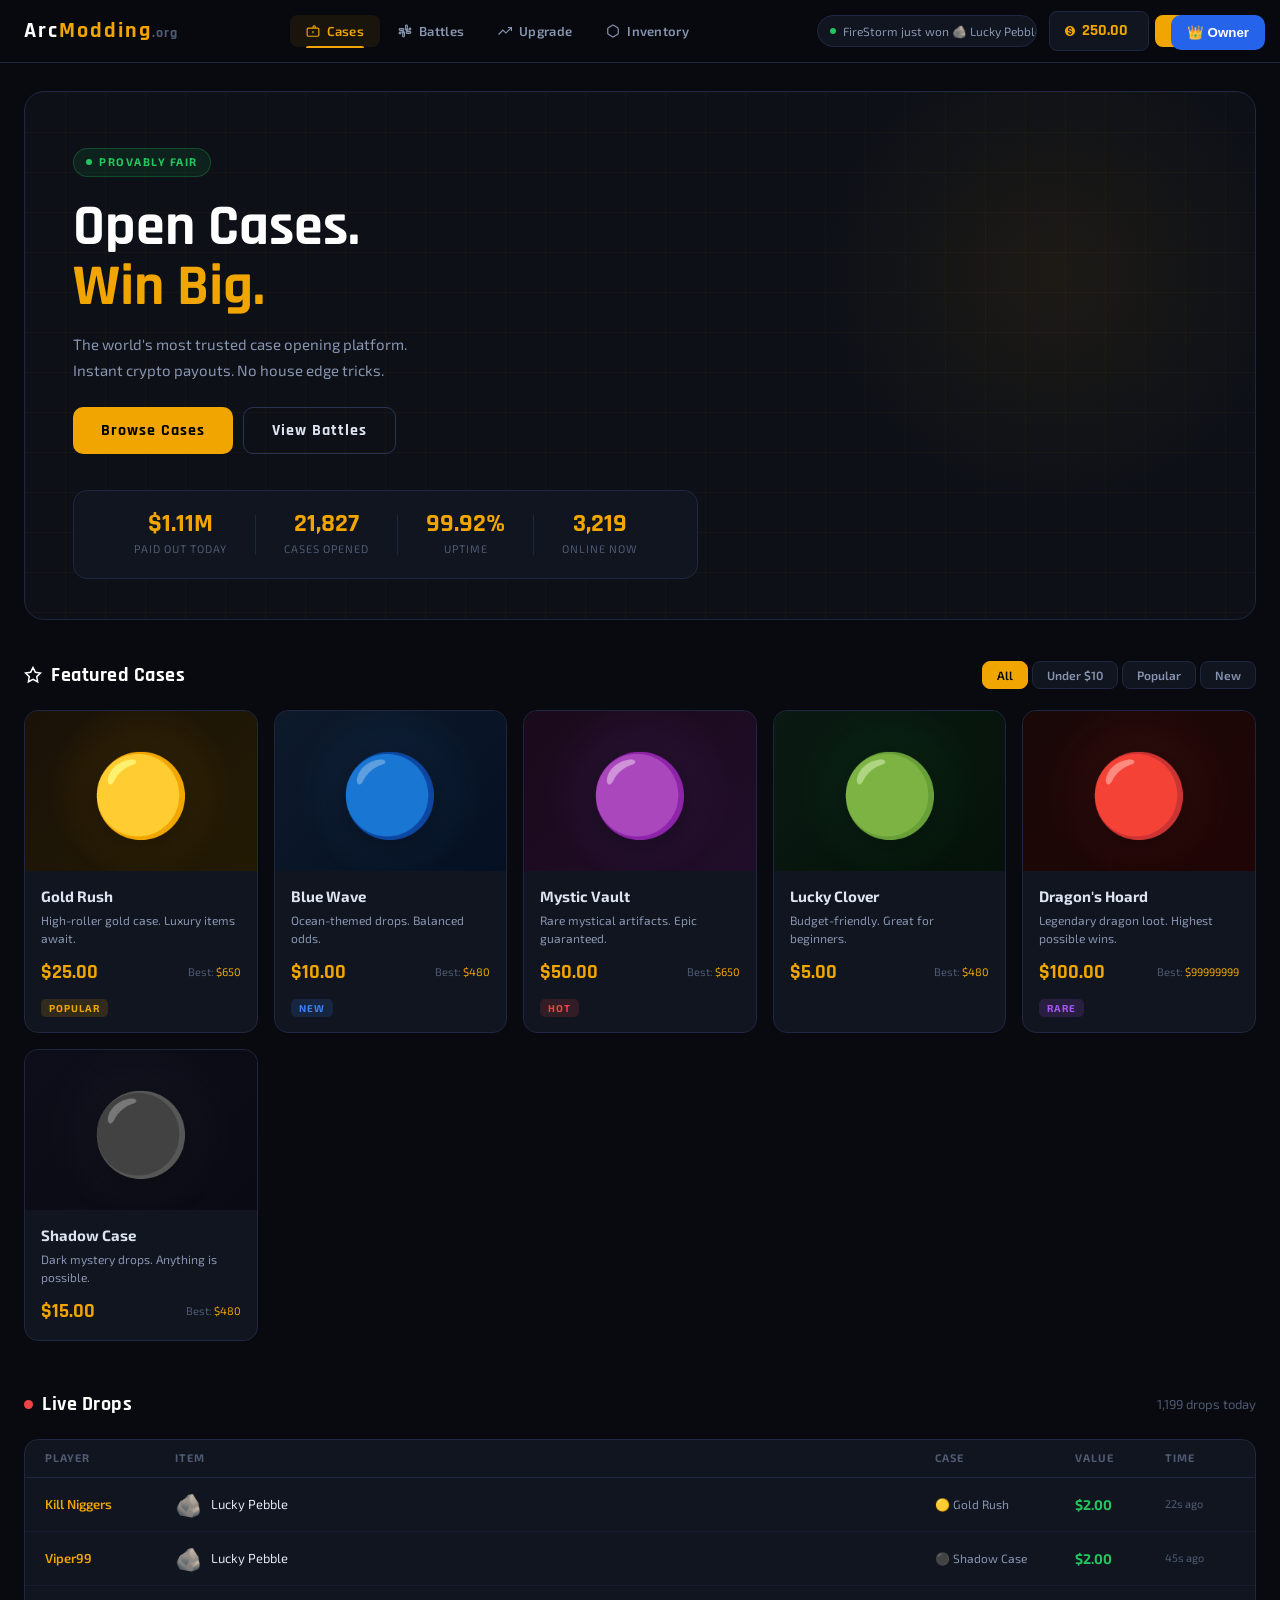
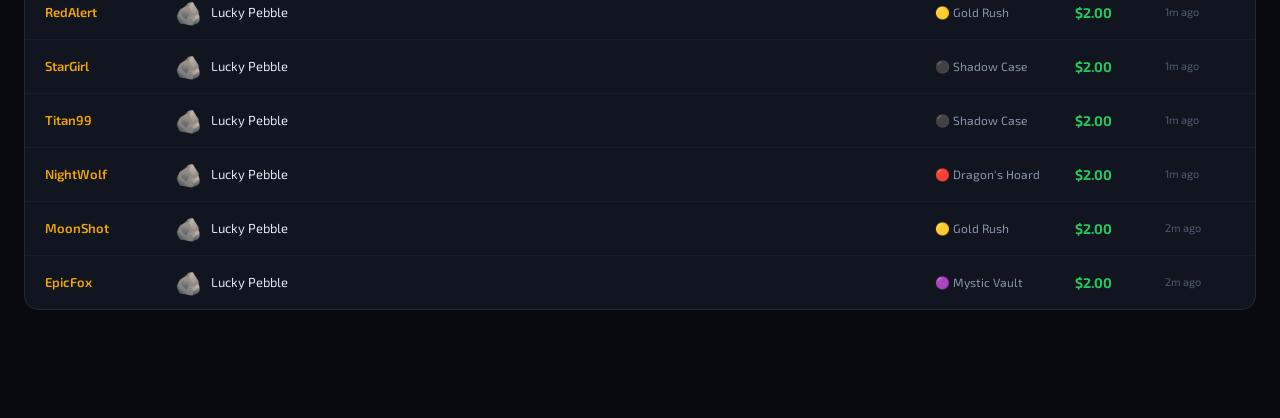
<file: index.html>
<!DOCTYPE html>
<html lang="en">
<head>
  <meta charset="UTF-8" />
  <meta name="viewport" content="width=device-width, initial-scale=1.0" />
  <title>Arc Modding — Premium Case Opening</title>
  <meta name="description" content="Open cases, win big. Provably fair case opening platform with instant crypto withdrawals." />
  <link rel="icon" type="image/svg+xml" href="data:image/svg+xml,<svg xmlns='http://www.w3.org/2000/svg' viewBox='0 0 100 100'><text y='.9em' font-size='90'>🔐</text></svg>" />
  <link rel="preconnect" href="https://fonts.googleapis.com" />
  <link href="https://fonts.googleapis.com/css2?family=Rajdhani:wght@400;500;600;700&family=Exo+2:ital,wght@0,300;0,400;0,600;0,700;0,900;1,400&display=swap" rel="stylesheet" />
  <link rel="stylesheet" href="css/style.css" />
</head>
<body>

  <!-- NAVBAR -->
  <nav id="navbar">
    <div class="nav-inner">
      <a href="#" class="logo">Arc<span>Modding</span><em>.org</em></a>

      <div class="nav-center">
        <button class="nav-link active" data-tab="cases">
          <svg width="14" height="14" viewBox="0 0 24 24" fill="none" stroke="currentColor" stroke-width="2"><rect x="2" y="7" width="20" height="14" rx="2"/><path d="M16 7V5a2 2 0 0 0-4 0v2"/><line x1="12" y1="12" x2="12" y2="16"/></svg>
          Cases
        </button>
        <button class="nav-link" data-tab="battles">
          <svg width="14" height="14" viewBox="0 0 24 24" fill="none" stroke="currentColor" stroke-width="2"><path d="M14.5 10c-.83 0-1.5-.67-1.5-1.5v-5c0-.83.67-1.5 1.5-1.5s1.5.67 1.5 1.5v5c0 .83-.67 1.5-1.5 1.5z"/><path d="M20.5 10H19V8.5c0-.83.67-1.5 1.5-1.5s1.5.67 1.5 1.5-.67 1.5-1.5 1.5z"/><path d="M9.5 14c.83 0 1.5.67 1.5 1.5v5c0 .83-.67 1.5-1.5 1.5S8 21.33 8 20.5v-5c0-.83.67-1.5 1.5-1.5z"/><path d="M3.5 14H5v1.5c0 .83-.67 1.5-1.5 1.5S2 16.33 2 15.5 2.67 14 3.5 14z"/><path d="M14 14.5c0-.83.67-1.5 1.5-1.5h5c.83 0 1.5.67 1.5 1.5s-.67 1.5-1.5 1.5h-5c-.83 0-1.5-.67-1.5-1.5z"/><path d="M15.5 9H14v1.5c0 .83.67 1.5 1.5 1.5s1.5-.67 1.5-1.5S16.33 9 15.5 9z"/><path d="M10 9.5C10 8.67 9.33 8 8.5 8H3.5C2.67 8 2 8.67 2 9.5S2.67 11 3.5 11h5c.83 0 1.5-.67 1.5-1.5z"/><path d="M8.5 15H10v-1.5C10 12.67 9.33 12 8.5 12S7 12.67 7 13.5 7.67 15 8.5 15z"/></svg>
          Battles
        </button>
        <button class="nav-link" data-tab="upgrade">
          <svg width="14" height="14" viewBox="0 0 24 24" fill="none" stroke="currentColor" stroke-width="2"><polyline points="23 6 13.5 15.5 8.5 10.5 1 18"/><polyline points="17 6 23 6 23 12"/></svg>
          Upgrade
        </button>
        <button class="nav-link" data-tab="inventory">
          <svg width="14" height="14" viewBox="0 0 24 24" fill="none" stroke="currentColor" stroke-width="2"><path d="M21 16V8a2 2 0 0 0-1-1.73l-7-4a2 2 0 0 0-2 0l-7 4A2 2 0 0 0 3 8v8a2 2 0 0 0 1 1.73l7 4a2 2 0 0 0 2 0l7-4A2 2 0 0 0 21 16z"/></svg>
          Inventory <span class="inv-badge" id="inv-badge" style="display:none">0</span>
        </button>
      </div>

      <div class="nav-right">
        <div class="live-ticker" id="live-ticker">
          <span class="ticker-dot"></span>
          <span id="ticker-text">Loading...</span>
        </div>
        <div class="balance-wrap">
          <div class="balance-display">
            <svg width="12" height="12" viewBox="0 0 24 24" fill="currentColor"><path d="M12 2C6.48 2 2 6.48 2 12s4.48 10 10 10 10-4.48 10-10S17.52 2 12 2zm1.41 16.09V20h-2.67v-1.93c-1.71-.36-3.16-1.46-3.27-3.4h1.96c.1 1.05.82 1.87 2.65 1.87 1.96 0 2.4-.98 2.4-1.59 0-.83-.44-1.61-2.67-2.14-2.48-.6-4.18-1.62-4.18-3.67 0-1.72 1.39-2.84 3.11-3.21V4h2.67v1.95c1.86.45 2.79 1.86 2.85 3.39H14.3c-.05-1.11-.64-1.87-2.22-1.87-1.5 0-2.4.68-2.4 1.64 0 .84.65 1.39 2.67 1.91s4.18 1.39 4.18 3.91c-.01 1.83-1.38 2.83-3.12 3.16z"/></svg>
            <span id="balance-display">250.00</span>
          </div>
          <button class="deposit-btn" onclick="addFunds()">
            <svg width="12" height="12" viewBox="0 0 24 24" fill="none" stroke="currentColor" stroke-width="2.5"><line x1="12" y1="5" x2="12" y2="19"/><line x1="5" y1="12" x2="19" y2="12"/></svg>
            Deposit
          </button>
        </div>
      </div>
    </div>
  </nav>

  <!-- MAIN -->
  <main>

    <!-- ===== CASES TAB ===== -->
    <section id="tab-cases" class="tab-section active">

      <!-- HERO -->
      <div class="hero-banner">
        <div class="hero-bg-grid"></div>
        <div class="hero-glow"></div>
        <div class="hero-content">
          <div class="hero-badge">
            <span class="hero-badge-dot"></span>
            PROVABLY FAIR
          </div>
          <h1>Open Cases.<br /><span>Win Big.</span></h1>
          <p>The world's most trusted case opening platform.<br/>Instant crypto payouts. No house edge tricks.</p>
          <div class="hero-cta">
            <button class="btn-primary" onclick="scrollToCases()">Browse Cases</button>
            <button class="btn-ghost" onclick="showTab('battles')">View Battles</button>
          </div>
        </div>
        <div class="hero-stats" id="hero-stats">
          <div class="hstat">
            <div class="hstat-val" id="stat-paidout">N/A</div>
            <div class="hstat-label">Paid Out Today</div>
          </div>
          <div class="hstat-divider"></div>
          <div class="hstat">
            <div class="hstat-val" id="stat-opened">N/A</div>
            <div class="hstat-label">Cases Opened</div>
          </div>
          <div class="hstat-divider"></div>
          <div class="hstat">
            <div class="hstat-val" id="stat-uptime">N/A</div>
            <div class="hstat-label">Uptime</div>
          </div>
          <div class="hstat-divider"></div>
          <div class="hstat">
            <div class="hstat-val" id="stat-online">N/A</div>
            <div class="hstat-label">Online Now</div>
          </div>
        </div>
      </div>

      <!-- FEATURED CASES -->
      <div class="section-row" id="cases-anchor">
        <div class="section-header">
          <h2 class="section-title">
            <svg width="18" height="18" viewBox="0 0 24 24" fill="none" stroke="currentColor" stroke-width="2"><polygon points="12 2 15.09 8.26 22 9.27 17 14.14 18.18 21.02 12 17.77 5.82 21.02 7 14.14 2 9.27 8.91 8.26 12 2"/></svg>
            Featured Cases
          </h2>
          <div class="sort-tabs">
            <button class="sort-tab active">All</button>
            <button class="sort-tab">Under $10</button>
            <button class="sort-tab">Popular</button>
            <button class="sort-tab">New</button>
          </div>
        </div>
        <div class="cases-grid" id="cases-grid"></div>
      </div>

      <!-- LIVE FEED -->
      <div class="section-row">
        <div class="section-header">
          <h2 class="section-title">
            <span class="live-dot-inline"></span>
            Live Drops
          </h2>
          <span class="feed-count" id="feed-count">N/A drops today</span>
        </div>
        <div class="live-feed-wrap">
          <div class="live-feed-header">
            <span>Player</span>
            <span>Item</span>
            <span>Case</span>
            <span>Value</span>
            <span>Time</span>
          </div>
          <div id="live-feed"></div>
        </div>
      </div>

    </section>

    <!-- ===== BATTLES TAB ===== -->
    <section id="tab-battles" class="tab-section">
      <div class="coming-soon-wrap">
        <div class="coming-soon-icon">⚔️</div>
        <h2>ETA of full release 5.30.26</h2>
        <h2>Case Battles</h2>
        <p>Challenge other players in real-time case battles.<br/>First to the highest value wins the pot.</p>
        <div class="coming-soon-features">
          <div class="csf-item"><span>🎯</span> 1v1 & 2v2 Modes</div>
          <div class="csf-item"><span>💰</span> Winner Takes All</div>
          <div class="csf-item"><span>🔴</span> Live Spectating</div>
          <div class="csf-item"><span>📊</span> Battle History</div>
        </div>
        <button class="btn-primary" style="margin-top:24px">Notify Me When Live</button>
      </div>
    </section>

    <!-- ===== UPGRADE TAB ===== -->
    <section id="tab-upgrade" class="tab-section">
      <div class="coming-soon-wrap">
        <div class="coming-soon-icon">🔁</div>
        <h2>Item Upgrader</h2>
        <p>Risk your items for a chance at something much more valuable.<br/>Set your own odds. Own your risk.</p>
        <div class="coming-soon-features">
          <div class="csf-item"><span>📈</span> Custom Risk Levels</div>
          <div class="csf-item"><span>🔐</span> Provably Fair</div>
          <div class="csf-item"><span>⚡</span> Instant Results</div>
          <div class="csf-item"><span>🏆</span> Leaderboard</div>
        </div>
        <button class="btn-primary" style="margin-top:24px">Coming Soon</button>
      </div>
    </section>

    <!-- ===== INVENTORY TAB ===== -->
    <section id="tab-inventory" class="tab-section">
      <div class="section-row">
        <div class="section-header">
          <h2 class="section-title">
            <svg width="18" height="18" viewBox="0 0 24 24" fill="none" stroke="currentColor" stroke-width="2"><path d="M21 16V8a2 2 0 0 0-1-1.73l-7-4a2 2 0 0 0-2 0l-7 4A2 2 0 0 0 3 8v8a2 2 0 0 0 1 1.73l7 4a2 2 0 0 0 2 0l7-4A2 2 0 0 0 21 16z"/></svg>
            My Inventory
          </h2>
          <div style="display:flex;gap:10px;align-items:center">
            <span id="inv-total-val" style="color:var(--muted);font-size:13px"></span>
            <button class="btn-danger-sm" onclick="sellAllInventory()">Sell All</button>
          </div>
        </div>
        <div class="inv-filter-bar">
          <button class="inv-filter active" onclick="filterInv('all',this)">All</button>
          <button class="inv-filter" onclick="filterInv('legendary',this)">⭐ Legendary</button>
          <button class="inv-filter" onclick="filterInv('epic',this)">💜 Epic</button>
          <button class="inv-filter" onclick="filterInv('rare',this)">🔵 Rare</button>
          <button class="inv-filter" onclick="filterInv('common',this)">🟢 Common</button>
        </div>
        <div class="inv-grid" id="inv-grid">
          <div class="inv-empty" id="inv-empty">
            <div style="font-size:48px;margin-bottom:12px">🎒</div>
            <div style="font-weight:700;font-size:16px;margin-bottom:6px;color:var(--text)">Inventory Empty</div>
            <div style="font-size:13px">Open some cases and keep your winnings here</div>
          </div>
        </div>
      </div>
    </section>

  </main>

  <!-- CASE OPENING MODAL -->
  <div class="modal-overlay" id="modal" onclick="handleOverlayClick(event)">
    <div class="modal-box" id="modal-box">
      <div class="modal-header">
        <div class="modal-title-wrap">
          <span id="modal-case-emoji" style="font-size:28px"></span>
          <div>
            <div class="modal-title" id="modal-title">Opening Case</div>
            <div class="modal-subtitle" id="modal-subtitle">Spin the wheel and test your luck</div>
          </div>
        </div>
        <button class="modal-close" onclick="closeModal()" aria-label="Close">
          <svg width="20" height="20" viewBox="0 0 24 24" fill="none" stroke="currentColor" stroke-width="2"><line x1="18" y1="6" x2="6" y2="18"/><line x1="6" y1="6" x2="18" y2="18"/></svg>
        </button>
      </div>

      <div class="modal-body" id="modal-body">

        <!-- SPINNER STATE -->
        <div id="state-spinner">
          <div class="spinner-outer">
            <div class="spinner-fade-left"></div>
            <div class="spinner-fade-right"></div>
            <div class="spinner-cursor">
              <div class="cursor-arrow top"></div>
              <div class="cursor-line"></div>
              <div class="cursor-arrow bottom"></div>
            </div>
            <div class="spinner-viewport">
              <div class="spinner-track" id="spinner-track"></div>
            </div>
          </div>

          <div class="open-controls">
            <div class="open-info">
              <div class="open-info-item">
                <span class="info-label">Case Price</span>
                <span class="info-val accent" id="ctrl-price">$0.00</span>
              </div>
              <div class="open-info-item">
                <span class="info-label">Your Balance</span>
                <span class="info-val" id="ctrl-balance">$0.00</span>
              </div>
              <div class="open-info-item">
                <span class="info-label">Best Drop</span>
                <span class="info-val gold" id="ctrl-best">$0.00</span>
              </div>
            </div>
            <div class="open-qty-row">
              <span style="font-size:13px;color:var(--muted)">Quantity:</span>
              <div class="qty-btns">
                <button class="qty-btn active" data-qty="1" onclick="setQty(1,this)">x1</button>
                <button class="qty-btn" data-qty="2" onclick="setQty(2,this)">x2</button>
                <button class="qty-btn" data-qty="3" onclick="setQty(3,this)">x3</button>
                <button class="qty-btn" data-qty="5" onclick="setQty(5,this)">x5</button>
              </div>
            </div>
            <button class="open-main-btn" id="open-btn" onclick="spinCase()">
              <svg width="16" height="16" viewBox="0 0 24 24" fill="none" stroke="currentColor" stroke-width="2"><polygon points="5 3 19 12 5 21 5 3"/></svg>
              OPEN CASE
            </button>
            <div class="provably-fair-link">
              <svg width="11" height="11" viewBox="0 0 24 24" fill="none" stroke="currentColor" stroke-width="2"><rect x="3" y="11" width="18" height="11" rx="2" ry="2"/><path d="M7 11V7a5 5 0 0 1 10 0v4"/></svg>
              Provably Fair
            </div>
          </div>

          <div class="possible-drops">
            <div class="drops-header">
              <span>Possible Drops</span>
              <span class="drops-odds-note">Odds shown per item</span>
            </div>
            <div class="drops-grid" id="drops-grid"></div>
          </div>
        </div>

        <!-- WIN STATE -->
        <div id="state-win" style="display:none">
          <div class="win-confetti" id="win-confetti"></div>
          <div class="win-showcase">
            <div class="win-item-glow" id="win-glow"></div>
            <div class="win-emoji-large" id="win-emoji">🎁</div>
            <div class="win-rarity-badge" id="win-rarity-badge">Legendary</div>
            <div class="win-item-name" id="win-item-name">Item Name</div>
            <div class="win-item-value" id="win-item-value">$0.00</div>
          </div>
          <div class="win-actions">
            <button class="win-btn sell" onclick="sellWin()">
              <svg width="14" height="14" viewBox="0 0 24 24" fill="none" stroke="currentColor" stroke-width="2"><line x1="12" y1="1" x2="12" y2="23"/><path d="M17 5H9.5a3.5 3.5 0 0 0 0 7h5a3.5 3.5 0 0 1 0 7H6"/></svg>
              Sell for <span id="sell-amount">$0.00</span>
            </button>
            <button class="win-btn keep" onclick="keepWin()">
              <svg width="14" height="14" viewBox="0 0 24 24" fill="none" stroke="currentColor" stroke-width="2"><path d="M21 16V8a2 2 0 0 0-1-1.73l-7-4a2 2 0 0 0-2 0l-7 4A2 2 0 0 0 3 8v8a2 2 0 0 0 1 1.73l7 4a2 2 0 0 0 2 0l7-4A2 2 0 0 0 21 16z"/></svg>
              Keep Item
            </button>
            <button class="win-btn again" onclick="openAgain()">
              <svg width="14" height="14" viewBox="0 0 24 24" fill="none" stroke="currentColor" stroke-width="2"><polyline points="23 4 23 10 17 10"/><path d="M20.49 15a9 9 0 1 1-2.12-9.36L23 10"/></svg>
              Open Again
            </button>
          </div>
        </div>

      </div>
    </div>
  </div>

  <!-- TOAST NOTIFICATION -->
  <div class="toast" id="toast"></div>

  <script src="js/data.js"></script>
  <script src="js/app.js"></script>
  <script src="js/admin.js"></script>

</body>
</html>
</file>
<file: css/style.css>
/* ===========================
   VAULTDROP — Main Stylesheet
   =========================== */

@import url('https://fonts.googleapis.com/css2?family=Rajdhani:wght@400;500;600;700&family=Exo+2:ital,wght@0,300;0,400;0,600;0,700;0,900;1,400&display=swap');

*, *::before, *::after { margin: 0; padding: 0; box-sizing: border-box; }

:root {
  --bg:        #080a0f;
  --surface:   #0d1017;
  --card:      #111520;
  --card2:     #171d2b;
  --card3:     #1c2235;
  --border:    #1f2740;
  --border2:   #2a3450;
  --accent:    #f0a500;
  --accent2:   #d4920a;
  --accent-glow: rgba(240,165,0,.18);
  --green:     #22c55e;
  --green-dim: rgba(34,197,94,.12);
  --red:       #ef4444;
  --red-dim:   rgba(239,68,68,.12);
  --blue:      #3b82f6;
  --blue-dim:  rgba(59,130,246,.12);
  --purple:    #a855f7;
  --purple-dim:rgba(168,85,247,.12);
  --text:      #dde3f0;
  --text2:     #8895b0;
  --muted:     #4e5a72;
  /* rarity */
  --col-legendary: #f0a500;
  --col-epic:      #a855f7;
  --col-rare:      #3b82f6;
  --col-common:    #22c55e;
}

html { scroll-behavior: smooth; }
body {
  background: var(--bg);
  color: var(--text);
  font-family: 'Exo 2', sans-serif;
  font-size: 15px;
  line-height: 1.5;
  min-height: 100vh;
  overflow-x: hidden;
}

/* ---- SCROLLBAR ---- */
::-webkit-scrollbar { width: 6px; }
::-webkit-scrollbar-track { background: var(--bg); }
::-webkit-scrollbar-thumb { background: var(--border2); border-radius: 3px; }
::-webkit-scrollbar-thumb:hover { background: var(--muted); }

/* =====================
   NAVBAR
   ===================== */
#navbar {
  position: sticky;
  top: 0;
  z-index: 200;
  background: rgba(8,10,15,.92);
  backdrop-filter: blur(16px);
  border-bottom: 1px solid var(--border);
}
.nav-inner {
  max-width: 1280px;
  margin: 0 auto;
  padding: 0 24px;
  height: 62px;
  display: flex;
  align-items: center;
  gap: 24px;
}

/* Logo */
.logo {
  font-family: 'Rajdhani', sans-serif;
  font-size: 22px;
  font-weight: 700;
  letter-spacing: 2px;
  color: #fff;
  text-decoration: none;
  white-space: nowrap;
}
.logo span { color: var(--accent); }
.logo em { font-style: normal; color: var(--muted); font-size: 14px; letter-spacing: 1px; }

/* Nav center links */
.nav-center { display: flex; gap: 2px; flex: 1; justify-content: center; }
.nav-link {
  display: flex; align-items: center; gap: 7px;
  background: none; border: none; color: var(--text2);
  padding: 8px 16px; border-radius: 8px; cursor: pointer;
  font-family: 'Exo 2', sans-serif; font-size: 13px; font-weight: 600;
  letter-spacing: .3px;
  transition: color .2s, background .2s;
  position: relative;
}
.nav-link:hover { color: var(--text); background: var(--card); }
.nav-link.active { color: var(--accent); background: rgba(240,165,0,.08); }
.nav-link.active::after {
  content: '';
  position: absolute; bottom: -1px; left: 16px; right: 16px; height: 2px;
  background: var(--accent); border-radius: 2px 2px 0 0;
}
.inv-badge {
  background: var(--accent); color: #000;
  font-size: 10px; font-weight: 700;
  padding: 1px 6px; border-radius: 10px;
  min-width: 18px; text-align: center;
}

/* Nav right */
.nav-right { display: flex; align-items: center; gap: 12px; }

.live-ticker {
  display: flex; align-items: center; gap: 7px;
  background: var(--card); border: 1px solid var(--border);
  padding: 6px 12px; border-radius: 20px;
  font-size: 12px; color: var(--text2);
  max-width: 220px; overflow: hidden;
  white-space: nowrap;
}
.ticker-dot {
  width: 6px; height: 6px;
  background: var(--green); border-radius: 50%;
  flex-shrink: 0;
  animation: tickerpulse 1.8s ease-in-out infinite;
}
@keyframes tickerpulse { 0%,100%{opacity:1;box-shadow:0 0 0 0 rgba(34,197,94,.4)} 50%{opacity:.7;box-shadow:0 0 0 4px rgba(34,197,94,0)} }

.balance-wrap { display: flex; align-items: center; gap: 6px; }
.balance-display {
  display: flex; align-items: center; gap: 6px;
  background: var(--card); border: 1px solid var(--border);
  padding: 7px 14px; border-radius: 8px;
  font-family: 'Rajdhani', sans-serif; font-size: 16px; font-weight: 700;
  color: var(--accent); min-width: 100px;
}
.balance-display svg { color: var(--accent); flex-shrink: 0; }

.deposit-btn {
  display: flex; align-items: center; gap: 6px;
  background: var(--accent); color: #000;
  border: none; padding: 8px 16px; border-radius: 8px;
  cursor: pointer; font-family: 'Exo 2', sans-serif;
  font-size: 13px; font-weight: 700; letter-spacing: .5px;
  transition: background .2s, transform .15s;
}
.deposit-btn:hover { background: #ffb82e; transform: translateY(-1px); }
.deposit-btn:active { transform: translateY(0); }

/* =====================
   MAIN / TABS
   ===================== */
main { max-width: 1280px; margin: 0 auto; padding: 0 24px 60px; }

.tab-section { display: none; }
.tab-section.active { display: block; }

/* =====================
   HERO BANNER
   ===================== */
.hero-banner {
  position: relative;
  background: var(--surface);
  border: 1px solid var(--border);
  border-radius: 20px;
  padding: 56px 48px 40px;
  margin: 28px 0 40px;
  overflow: hidden;
}
.hero-bg-grid {
  position: absolute; inset: 0;
  background-image:
    linear-gradient(rgba(240,165,0,.03) 1px, transparent 1px),
    linear-gradient(90deg, rgba(240,165,0,.03) 1px, transparent 1px);
  background-size: 40px 40px;
  pointer-events: none;
}
.hero-glow {
  position: absolute; top: -80px; right: -60px;
  width: 520px; height: 520px;
  background: radial-gradient(circle, rgba(240,165,0,.07) 0%, transparent 65%);
  pointer-events: none;
}
.hero-content { position: relative; z-index: 1; max-width: 520px; }
.hero-badge {
  display: inline-flex; align-items: center; gap: 7px;
  background: rgba(34,197,94,.1); border: 1px solid rgba(34,197,94,.25);
  color: var(--green); font-size: 11px; font-weight: 700; letter-spacing: 1.5px;
  padding: 5px 12px; border-radius: 20px;
  margin-bottom: 20px;
}
.hero-badge-dot { width: 6px; height: 6px; background: var(--green); border-radius: 50%; animation: tickerpulse 1.8s ease-in-out infinite; }

.hero-content h1 {
  font-family: 'Rajdhani', sans-serif;
  font-size: clamp(38px, 5vw, 58px);
  font-weight: 700; line-height: 1.05;
  margin-bottom: 14px; color: #fff;
}
.hero-content h1 span { color: var(--accent); }
.hero-content p { color: var(--text2); font-size: 15px; line-height: 1.7; margin-bottom: 24px; }

.hero-cta { display: flex; gap: 10px; }
.btn-primary {
  background: var(--accent); color: #000; border: none;
  padding: 12px 28px; border-radius: 10px; cursor: pointer;
  font-family: 'Rajdhani', sans-serif; font-size: 16px; font-weight: 700;
  letter-spacing: 1px; transition: all .2s;
}
.btn-primary:hover { background: #ffb82e; transform: translateY(-2px); box-shadow: 0 8px 24px rgba(240,165,0,.3); }
.btn-ghost {
  background: transparent; color: var(--text); border: 1px solid var(--border2);
  padding: 12px 28px; border-radius: 10px; cursor: pointer;
  font-family: 'Rajdhani', sans-serif; font-size: 16px; font-weight: 700;
  letter-spacing: 1px; transition: all .2s;
}
.btn-ghost:hover { border-color: var(--accent); color: var(--accent); }

/* Hero Stats */
.hero-stats {
  display: flex; align-items: center; gap: 0;
  background: var(--card); border: 1px solid var(--border);
  border-radius: 14px; margin-top: 36px;
  padding: 20px 32px; width: fit-content;
  position: relative; z-index: 1;
}
.hstat { text-align: center; padding: 0 28px; }
.hstat-val {
  font-family: 'Rajdhani', sans-serif; font-size: 26px; font-weight: 700;
  color: var(--accent); line-height: 1;
  transition: all .4s;
}
.hstat-label { font-size: 11px; color: var(--muted); text-transform: uppercase; letter-spacing: 1px; margin-top: 4px; }
.hstat-divider { width: 1px; height: 40px; background: var(--border); flex-shrink: 0; }

/* =====================
   SECTION ROWS
   ===================== */
.section-row { margin-bottom: 48px; }
.section-header {
  display: flex; align-items: center; justify-content: space-between;
  margin-bottom: 20px; gap: 16px;
}
.section-title {
  display: flex; align-items: center; gap: 9px;
  font-family: 'Rajdhani', sans-serif; font-size: 20px; font-weight: 700;
  letter-spacing: .5px; color: #fff;
}
.live-dot-inline {
  display: inline-block; width: 9px; height: 9px;
  background: var(--red); border-radius: 50%;
  animation: tickerpulse 1.5s ease-in-out infinite;
  box-shadow: 0 0 0 0 var(--red);
}
.feed-count { font-size: 13px; color: var(--muted); }

.sort-tabs { display: flex; gap: 4px; }
.sort-tab {
  background: var(--card); border: 1px solid var(--border);
  color: var(--text2); padding: 6px 14px; border-radius: 8px;
  font-size: 12px; font-weight: 600; cursor: pointer;
  font-family: 'Exo 2', sans-serif; transition: all .2s;
}
.sort-tab.active, .sort-tab:hover { background: var(--accent); border-color: var(--accent); color: #000; }

/* =====================
   CASES GRID
   ===================== */
.cases-grid {
  display: grid;
  grid-template-columns: repeat(auto-fill, minmax(210px, 1fr));
  gap: 16px;
}

.case-card {
  background: var(--card);
  border: 1px solid var(--border);
  border-radius: 14px;
  overflow: hidden; cursor: pointer;
  transition: transform .25s, border-color .25s, box-shadow .25s;
  position: relative;
}
.case-card:hover { transform: translateY(-5px); border-color: var(--accent); box-shadow: 0 16px 48px rgba(240,165,0,.12); }
.case-card:hover .case-open-overlay { opacity: 1; }

.case-thumb {
  height: 160px; display: flex; align-items: center; justify-content: center;
  position: relative; overflow: hidden;
}
.case-emoji-big { font-size: 80px; position: relative; z-index: 1; filter: drop-shadow(0 4px 16px rgba(0,0,0,.5)); }
.case-thumb-glow {
  position: absolute; inset: 0;
  background: radial-gradient(circle at center, var(--glow-col, rgba(240,165,0,.12)) 0%, transparent 65%);
}

.case-open-overlay {
  position: absolute; inset: 0;
  background: rgba(8,10,15,.7);
  display: flex; align-items: center; justify-content: center;
  opacity: 0; transition: opacity .2s;
}
.case-open-overlay span {
  background: var(--accent); color: #000;
  font-family: 'Rajdhani', sans-serif; font-weight: 700; font-size: 15px;
  letter-spacing: 2px; padding: 10px 24px; border-radius: 8px;
}

.case-info { padding: 14px 16px; }
.case-name { font-weight: 700; font-size: 15px; margin-bottom: 4px; }
.case-desc { font-size: 12px; color: var(--text2); margin-bottom: 10px; }
.case-footer { display: flex; align-items: center; justify-content: space-between; }
.case-price {
  font-family: 'Rajdhani', sans-serif; font-size: 20px; font-weight: 700; color: var(--accent);
}
.case-tag {
  font-size: 10px; font-weight: 700; letter-spacing: 1px; text-transform: uppercase;
  padding: 3px 8px; border-radius: 5px;
}
.case-tag.popular { background: rgba(240,165,0,.15); color: var(--accent); }
.case-tag.hot { background: rgba(239,68,68,.15); color: var(--red); }
.case-tag.new { background: rgba(59,130,246,.15); color: var(--blue); }
.case-tag.rare { background: rgba(168,85,247,.15); color: var(--purple); }

/* =====================
   LIVE FEED
   ===================== */
.live-feed-wrap {
  background: var(--card);
  border: 1px solid var(--border);
  border-radius: 14px;
  overflow: hidden;
}
.live-feed-header {
  display: grid; grid-template-columns: 130px 1fr 140px 90px 70px;
  padding: 10px 20px;
  border-bottom: 1px solid var(--border);
  font-size: 11px; font-weight: 700; color: var(--muted);
  text-transform: uppercase; letter-spacing: 1px;
}
.feed-row {
  display: grid; grid-template-columns: 130px 1fr 140px 90px 70px;
  padding: 10px 20px;
  border-bottom: 1px solid rgba(31,39,64,.5);
  align-items: center;
  transition: background .2s;
  animation: feedSlideIn .35s ease forwards;
  opacity: 0;
}
@keyframes feedSlideIn { from{opacity:0;transform:translateX(-8px)} to{opacity:1;transform:translateX(0)} }
.feed-row:hover { background: var(--card2); }
.feed-row:last-child { border-bottom: none; }

.feed-player { font-size: 13px; font-weight: 600; color: var(--accent); }
.feed-item-cell { display: flex; align-items: center; gap: 9px; }
.feed-item-emoji { font-size: 22px; }
.feed-item-label { font-size: 13px; }
.feed-case { font-size: 12px; color: var(--text2); }
.feed-val { font-size: 14px; font-weight: 700; }
.feed-time { font-size: 11px; color: var(--muted); }
.feed-val.legendary { color: var(--col-legendary); }
.feed-val.epic { color: var(--col-epic); }
.feed-val.rare { color: var(--col-rare); }
.feed-val.common { color: var(--col-common); }

/* =====================
   MODAL
   ===================== */
.modal-overlay {
  display: none; position: fixed; inset: 0; z-index: 300;
  background: rgba(0,0,0,.8);
  backdrop-filter: blur(6px);
  align-items: center; justify-content: center;
  padding: 20px;
}
.modal-overlay.open { display: flex; }

.modal-box {
  background: var(--surface);
  border: 1px solid var(--border2);
  border-radius: 18px;
  width: min(820px, 100%);
  max-height: 92vh;
  overflow-y: auto;
  animation: modalIn .25s ease;
}
@keyframes modalIn { from{opacity:0;transform:scale(.96) translateY(8px)} to{opacity:1;transform:scale(1) translateY(0)} }

.modal-header {
  display: flex; align-items: center; justify-content: space-between;
  padding: 20px 24px;
  border-bottom: 1px solid var(--border);
}
.modal-title-wrap { display: flex; align-items: center; gap: 14px; }
.modal-title { font-family: 'Rajdhani', sans-serif; font-size: 22px; font-weight: 700; }
.modal-subtitle { font-size: 12px; color: var(--muted); margin-top: 2px; }
.modal-close {
  background: var(--card); border: 1px solid var(--border);
  color: var(--text2); width: 36px; height: 36px;
  border-radius: 8px; cursor: pointer; display: flex; align-items: center; justify-content: center;
  transition: all .2s; flex-shrink: 0;
}
.modal-close:hover { color: #fff; border-color: var(--red); background: rgba(239,68,68,.1); }

.modal-body { padding: 24px; }

/* Spinner */
.spinner-outer {
  position: relative; height: 148px;
  background: var(--card); border: 1px solid var(--border);
  border-radius: 12px; overflow: hidden;
  margin-bottom: 20px;
}
.spinner-fade-left, .spinner-fade-right {
  position: absolute; top: 0; bottom: 0; width: 120px; z-index: 10; pointer-events: none;
}
.spinner-fade-left { left: 0; background: linear-gradient(90deg, var(--card), transparent); }
.spinner-fade-right { right: 0; background: linear-gradient(-90deg, var(--card), transparent); }

.spinner-cursor {
  position: absolute; top: 0; bottom: 0; left: 50%; z-index: 20;
  transform: translateX(-50%);
  display: flex; flex-direction: column; align-items: center;
  pointer-events: none;
}
.cursor-line { flex: 1; width: 2px; background: var(--accent); box-shadow: 0 0 10px var(--accent); }
.cursor-arrow {
  width: 0; height: 0;
  border-left: 7px solid transparent;
  border-right: 7px solid transparent;
}
.cursor-arrow.top { border-top: 9px solid var(--accent); }
.cursor-arrow.bottom { border-bottom: 9px solid var(--accent); }

.spinner-viewport { position: absolute; inset: 0; overflow: hidden; }
.spinner-track {
  display: flex; gap: 8px; align-items: center;
  height: 100%; padding: 0 10px;
  will-change: transform;
}
.spin-item {
  flex-shrink: 0; width: 124px; height: 124px;
  background: var(--card2); border: 2px solid var(--border);
  border-radius: 10px;
  display: flex; flex-direction: column; align-items: center; justify-content: center;
  gap: 6px; transition: border-color .1s;
}
.spin-item.rarity-legendary { border-color: rgba(240,165,0,.4); background: rgba(240,165,0,.04); }
.spin-item.rarity-epic      { border-color: rgba(168,85,247,.4); background: rgba(168,85,247,.04); }
.spin-item.rarity-rare      { border-color: rgba(59,130,246,.35); background: rgba(59,130,246,.04); }
.spin-item.rarity-common    { border-color: rgba(34,197,94,.25); background: rgba(34,197,94,.03); }
.spin-item .si-emoji { font-size: 46px; line-height: 1; }
.spin-item .si-name { font-size: 10px; color: var(--text2); text-align: center; padding: 0 6px; font-weight: 600; }
.spin-item.winner { transform: scale(1.06); }

/* Open Controls */
.open-controls { margin-bottom: 20px; }
.open-info {
  display: flex; gap: 0;
  background: var(--card); border: 1px solid var(--border);
  border-radius: 10px; overflow: hidden;
  margin-bottom: 14px;
}
.open-info-item {
  flex: 1; padding: 12px 16px;
  border-right: 1px solid var(--border);
  display: flex; flex-direction: column; gap: 3px;
}
.open-info-item:last-child { border-right: none; }
.info-label { font-size: 11px; color: var(--muted); text-transform: uppercase; letter-spacing: .8px; }
.info-val { font-family: 'Rajdhani', sans-serif; font-size: 18px; font-weight: 700; }
.info-val.accent { color: var(--accent); }
.info-val.gold { color: var(--col-legendary); }

.open-qty-row { display: flex; align-items: center; gap: 10px; margin-bottom: 14px; }
.qty-btns { display: flex; gap: 6px; }
.qty-btn {
  background: var(--card); border: 1px solid var(--border);
  color: var(--text2); padding: 6px 14px; border-radius: 7px;
  font-family: 'Exo 2', sans-serif; font-size: 13px; font-weight: 700;
  cursor: pointer; transition: all .18s;
}
.qty-btn.active, .qty-btn:hover { background: var(--accent); border-color: var(--accent); color: #000; }

.open-main-btn {
  width: 100%; display: flex; align-items: center; justify-content: center; gap: 9px;
  background: var(--accent); color: #000; border: none;
  padding: 15px; border-radius: 11px; cursor: pointer;
  font-family: 'Rajdhani', sans-serif; font-size: 18px; font-weight: 700;
  letter-spacing: 2px; transition: all .2s; margin-bottom: 10px;
}
.open-main-btn:hover { background: #ffb82e; box-shadow: 0 6px 24px rgba(240,165,0,.35); transform: translateY(-1px); }
.open-main-btn:disabled { opacity: .45; cursor: not-allowed; transform: none; box-shadow: none; }

.provably-fair-link {
  text-align: center; font-size: 12px; color: var(--muted);
  display: flex; align-items: center; justify-content: center; gap: 5px;
  cursor: pointer;
}
.provably-fair-link:hover { color: var(--accent); }

/* Possible Drops */
.possible-drops { margin-top: 20px; }
.drops-header {
  display: flex; align-items: center; justify-content: space-between;
  margin-bottom: 12px; font-size: 13px; font-weight: 700;
  color: var(--text2); text-transform: uppercase; letter-spacing: .8px;
}
.drops-odds-note { font-size: 11px; color: var(--muted); font-weight: 400; text-transform: none; letter-spacing: 0; }
.drops-grid {
  display: grid; grid-template-columns: repeat(auto-fill, minmax(130px, 1fr)); gap: 8px;
}
.drop-item {
  background: var(--card); border: 1px solid var(--border);
  border-radius: 10px; padding: 12px 8px; text-align: center;
  transition: border-color .2s;
}
.drop-item:hover { border-color: var(--border2); }
.drop-item .d-emoji { font-size: 30px; margin-bottom: 5px; }
.drop-item .d-name { font-size: 11px; color: var(--text2); margin-bottom: 4px; font-weight: 600; }
.drop-item .d-val { font-size: 13px; font-weight: 700; }
.drop-item .d-odds { font-size: 10px; color: var(--muted); margin-top: 2px; }
.drop-item.rarity-legendary { border-color: rgba(240,165,0,.3); }
.drop-item.rarity-epic      { border-color: rgba(168,85,247,.25); }
.drop-item.rarity-rare      { border-color: rgba(59,130,246,.2); }
.drop-val.legendary { color: var(--col-legendary); }
.drop-val.epic      { color: var(--col-epic); }
.drop-val.rare      { color: var(--col-rare); }
.drop-val.common    { color: var(--col-common); }

/* Win State */
.win-showcase {
  text-align: center; padding: 32px 20px;
  position: relative;
}
.win-item-glow {
  position: absolute; top: 50%; left: 50%;
  transform: translate(-50%, -50%);
  width: 240px; height: 240px; border-radius: 50%;
  pointer-events: none;
}
.win-emoji-large {
  font-size: 96px; line-height: 1;
  animation: winBounce .6s cubic-bezier(.36,.07,.19,.97) both;
  position: relative; z-index: 1; display: block; margin-bottom: 16px;
}
@keyframes winBounce {
  0%  { transform: scale(.3) rotate(-10deg); opacity: 0; }
  60% { transform: scale(1.15) rotate(3deg); opacity: 1; }
  80% { transform: scale(.95) rotate(-1deg); }
  100%{ transform: scale(1) rotate(0); }
}
.win-rarity-badge {
  display: inline-block; font-size: 11px; font-weight: 700;
  letter-spacing: 1.5px; text-transform: uppercase;
  padding: 4px 14px; border-radius: 20px; margin-bottom: 10px;
}
.win-rarity-badge.legendary { background: rgba(240,165,0,.15); color: var(--col-legendary); border: 1px solid rgba(240,165,0,.3); }
.win-rarity-badge.epic      { background: rgba(168,85,247,.15); color: var(--col-epic);      border: 1px solid rgba(168,85,247,.3); }
.win-rarity-badge.rare      { background: rgba(59,130,246,.15);  color: var(--col-rare);      border: 1px solid rgba(59,130,246,.3); }
.win-rarity-badge.common    { background: rgba(34,197,94,.15);   color: var(--col-common);    border: 1px solid rgba(34,197,94,.3); }

.win-item-name { font-family: 'Rajdhani', sans-serif; font-size: 30px; font-weight: 700; margin-bottom: 6px; }
.win-item-value { font-family: 'Rajdhani', sans-serif; font-size: 40px; font-weight: 700; }
.win-item-value.legendary { color: var(--col-legendary); }
.win-item-value.epic      { color: var(--col-epic); }
.win-item-value.rare      { color: var(--col-rare); }
.win-item-value.common    { color: var(--col-common); }

.win-actions { display: flex; gap: 10px; }
.win-btn {
  flex: 1; display: flex; align-items: center; justify-content: center; gap: 8px;
  padding: 14px; border-radius: 10px; cursor: pointer;
  font-family: 'Rajdhani', sans-serif; font-size: 15px; font-weight: 700;
  letter-spacing: 1px; border: none; transition: all .2s;
}
.win-btn.sell   { background: var(--green); color: #000; }
.win-btn.sell:hover { background: #2dde6f; box-shadow: 0 4px 20px rgba(34,197,94,.3); }
.win-btn.keep   { background: var(--card2); border: 1px solid var(--border2); color: var(--text); }
.win-btn.keep:hover { border-color: var(--accent); color: var(--accent); }
.win-btn.again  { background: var(--accent); color: #000; }
.win-btn.again:hover { background: #ffb82e; box-shadow: 0 4px 20px rgba(240,165,0,.3); }

/* =====================
   INVENTORY
   ===================== */
.inv-filter-bar { display: flex; gap: 6px; margin-bottom: 16px; flex-wrap: wrap; }
.inv-filter {
  background: var(--card); border: 1px solid var(--border);
  color: var(--text2); padding: 7px 16px; border-radius: 8px;
  font-family: 'Exo 2', sans-serif; font-size: 13px; font-weight: 600;
  cursor: pointer; transition: all .18s;
}
.inv-filter.active, .inv-filter:hover { background: var(--accent); border-color: var(--accent); color: #000; }

.inv-grid {
  display: grid;
  grid-template-columns: repeat(auto-fill, minmax(140px, 1fr));
  gap: 12px;
}
.inv-card {
  background: var(--card); border: 1px solid var(--border);
  border-radius: 12px; padding: 16px 12px; text-align: center;
  position: relative; cursor: pointer; transition: all .2s;
}
.inv-card:hover { border-color: var(--border2); transform: translateY(-2px); }
.inv-card .ic-emoji { font-size: 40px; margin-bottom: 8px; }
.inv-card .ic-name { font-size: 12px; color: var(--text2); margin-bottom: 5px; font-weight: 600; line-height: 1.3; }
.inv-card .ic-val { font-size: 15px; font-weight: 700; }
.inv-card .ic-sell {
  position: absolute; top: 6px; right: 6px;
  background: rgba(239,68,68,.15); border: 1px solid rgba(239,68,68,.3);
  color: var(--red); width: 22px; height: 22px;
  border-radius: 5px; font-size: 12px; cursor: pointer;
  display: none; align-items: center; justify-content: center;
  transition: all .15s;
}
.inv-card:hover .ic-sell { display: flex; }
.inv-card .ic-sell:hover { background: var(--red); color: #fff; }

.inv-empty { grid-column: 1/-1; text-align: center; padding: 48px 20px; color: var(--muted); }

.btn-danger-sm {
  background: rgba(239,68,68,.12); border: 1px solid rgba(239,68,68,.3);
  color: var(--red); padding: 7px 14px; border-radius: 7px;
  font-family: 'Exo 2', sans-serif; font-size: 12px; font-weight: 700;
  cursor: pointer; transition: all .2s;
}
.btn-danger-sm:hover { background: var(--red); color: #fff; }

/* =====================
   COMING SOON
   ===================== */
.coming-soon-wrap {
  max-width: 560px; margin: 80px auto; text-align: center;
}
.coming-soon-icon { font-size: 72px; margin-bottom: 20px; }
.coming-soon-wrap h2 {
  font-family: 'Rajdhani', sans-serif; font-size: 36px; font-weight: 700;
  margin-bottom: 12px;
}
.coming-soon-wrap p { color: var(--text2); font-size: 15px; line-height: 1.7; margin-bottom: 24px; }
.coming-soon-features {
  display: grid; grid-template-columns: 1fr 1fr; gap: 10px; text-align: left;
}
.csf-item {
  background: var(--card); border: 1px solid var(--border);
  border-radius: 10px; padding: 14px 16px;
  font-size: 14px; font-weight: 600;
  display: flex; align-items: center; gap: 10px;
}
.csf-item span { font-size: 20px; }

/* =====================
   TOAST
   ===================== */
.toast {
  position: fixed; bottom: 28px; right: 28px; z-index: 999;
  background: var(--card2); border: 1px solid var(--border2);
  border-radius: 10px; padding: 13px 20px;
  font-size: 14px; font-weight: 600;
  transform: translateY(20px); opacity: 0;
  transition: all .3s cubic-bezier(.34,1.56,.64,1);
  pointer-events: none; max-width: 300px;
}
.toast.show { transform: translateY(0); opacity: 1; }
.toast.success { border-color: rgba(34,197,94,.4); }
.toast.error   { border-color: rgba(239,68,68,.4); }
.toast.gold    { border-color: rgba(240,165,0,.4); color: var(--accent); }

/* Utility */
.accent { color: var(--accent); }
.gold   { color: var(--col-legendary); }
</file>
